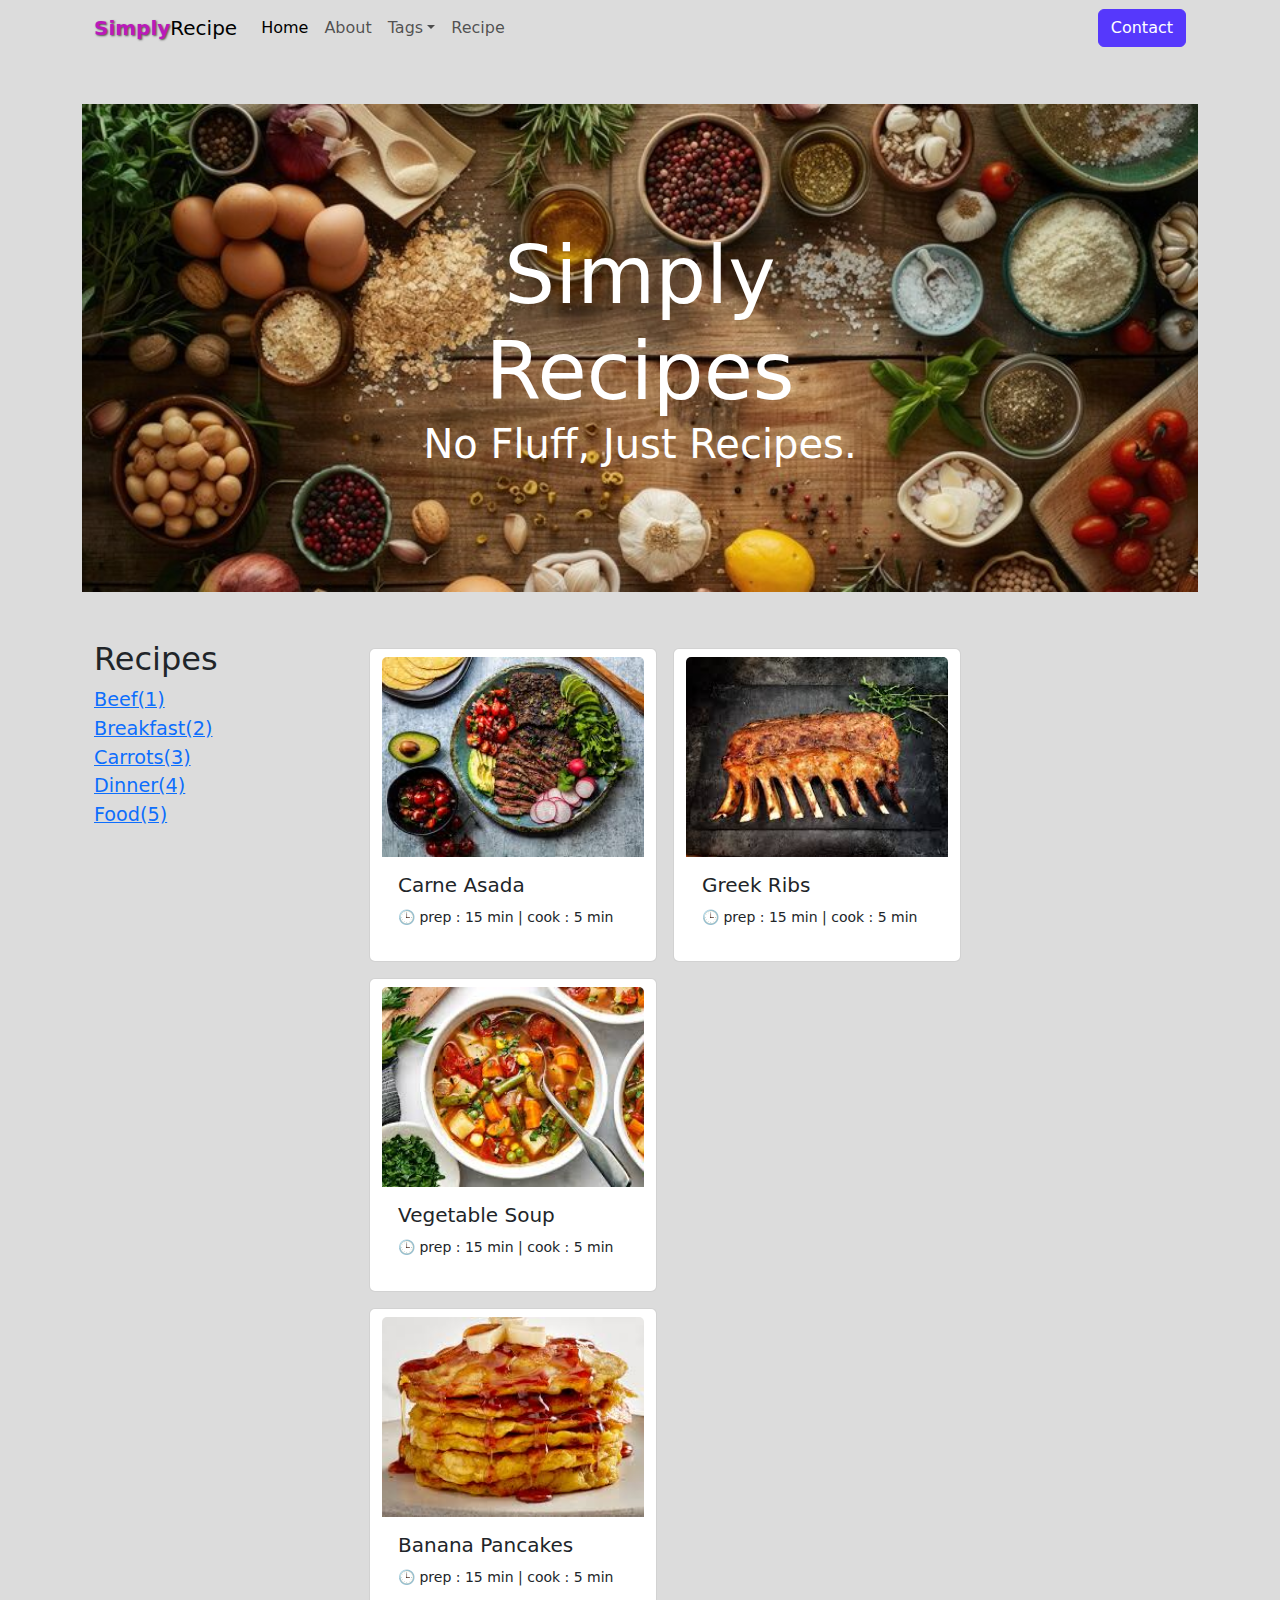
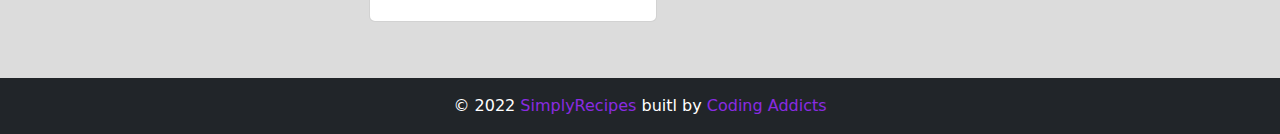
<file: index.html>
<!DOCTYPE html>
<html lang="en">

<head>
    <meta charset="UTF-8">
    <meta name="viewport" content="width=device-width, initial-scale=1.0">
    <title>SimplyRecipes</title>
    <link href="https://cdn.jsdelivr.net/npm/bootstrap@5.3.3/dist/css/bootstrap.min.css" rel="stylesheet"
        integrity="sha384-QWTKZyjpPEjISv5WaRU9OFeRpok6YctnYmDr5pNlyT2bRjXh0JMhjY6hW+ALEwIH" crossorigin="anonymous">
    <script src="https://cdn.jsdelivr.net/npm/bootstrap@5.3.3/dist/js/bootstrap.bundle.min.js"
        integrity="sha384-YvpcrYf0tY3lHB60NNkmXc5s9fDVZLESaAA55NDzOxhy9GkcIdslK1eN7N6jIeHz"
        crossorigin="anonymous"></script>
    <link rel="stylesheet" href="https://cdn.jsdelivr.net/npm/bootstrap-icons@1.11.3/font/bootstrap-icons.min.css">
    <link rel="stylesheet" href="styless.css">
</head>

<body>
    <div class="container">
        <header>
            <nav class="navbar navbar-expand-lg bg-body-tertiary">
                <div class="container-fluid mb-5">
                    <a class="navbar-brand" href="#"><span id="span-purple">Simply</span>Recipe</a>
                    <button class="navbar-toggler" type="button" data-bs-toggle="collapse"
                        data-bs-target="#navbarSupportedContent" aria-controls="navbarSupportedContent"
                        aria-expanded="false" aria-label="Toggle navigation">
                        <span class="navbar-toggler-icon"></span>
                    </button>
                    <div class="collapse navbar-collapse" id="navbarSupportedContent">
                        <ul class="navbar-nav me-auto mb-2 mb-lg-0">
                            <li class="nav-item">
                                <a class="nav-link active" aria-current="page" href="#">Home</a>
                            </li>
                            <li class="nav-item">
                                <a class="nav-link" href="about.html">About</a>
                            </li>
                            <li class="nav-item dropdown">
                                <a class="nav-link dropdown-toggle" href="tags.html" role="button"
                                    data-bs-toggle="dropdown" aria-expanded="false">Tags</a>
                                <ul class="dropdown-menu">
                                    <li><a class="dropdown-item" href="tags.html">Beef</a></li>
                                    <li><a class="dropdown-item" href="tags.html">Breakfast</a></li>
                                    <li><a class="dropdown-item" href="tags.html">Carrots</a></li>
                                    <li><a class="dropdown-item" href="tags.html">Dinner</a></li>
                                    <li>
                                        <hr class="dropdown-divider">
                                    </li>
                                    <li><a class="dropdown-item" href="tags.html">Food</a></li>
                                </ul>
                            </li>
                            <li class="nav-item">
                                <a class="nav-link" href="recipes.html">Recipe</a>
                            </li>
                        </ul>
                        <form class="d-flex" role="button">
                            <button class="btn btn-primary"
                                style="background-color: rgb(86, 56, 252); border-color: rgb(86, 56, 252);"
                                type="submit"><a href="contact.html" class="nav-button text-decoration-none text-white"
                                    aria-disabled="true" role="button">Contact</a></button>
                        </form>
                    </div>
                </div>
            </nav>
            <div>
                <img class="img-fluid" width="100%" src="SimplyRecipes.png" alt="recipes">
                <div class="text-container">
                    <h2 class="display-1">Simply Recipes</h2>
                    <p><small class="display-6">No Fluff, Just Recipes.</small> </p>
                </div>
            </div>

        </header>

        <main>
            <div class="container">
                <div class="row">
                    <div class="col-3">
                        <ul class="navbar-nav me-auto mt-5 mb-lg-0 text-start mytext-lg">
                            <h2>Recipes</h2>
                            <li><a href="recipes.html">Beef(1)</a></li>
                            <li><a href="recipes.html">Breakfast(2)</a></li>
                            <li><a href="recipes.html">Carrots(3)</a></li>
                            <li><a href="recipes.html">Dinner(4)</a></li>
                            <li><a href="recipes.html">Food(5)</a></li>
                        </ul>
                    </div>
                    <!-- card-1 -->
                    <div class="col-9 mt-5">
                        <div class="row">
                            <div class="card m-2" style="width: 18rem;">
                                <img src="carne-asada.jpg" class="card-img-top mt-2" alt="carne-asada">
                                <div class="card-body">
                                    <p class="card-text h5">Carne Asada</p>
                                    <p><small> &#x1F552; prep : 15 min | cook : 5 min</small></p>
                                </div>
                            </div>
                            <div class="card m-2" style="width: 18rem;">
                                <img src="greek-ribs.jpg" class="card-img-top mt-2" alt="carne-asada">
                                <div class="card-body">
                                    <p class="card-text h5">Greek Ribs</p>
                                    <p><small> &#x1F552; prep : 15 min | cook : 5 min</small></p>
                                </div>
                            </div>
                            <div class="card m-2" style="width: 18rem;">
                                <img src="vegie-soup.jpg" class="card-img-top mt-2" alt="carne-asada">
                                <div class="card-body">
                                    <p class="card-text h5">Vegetable Soup</p>
                                    <p><small> &#x1F552; prep : 15 min | cook : 5 min</small></p>
                                </div>
                            </div>
                            <!-- card-1 end, 2 begin -->
                            <div class="col-md-12">
                                <div class="row">
                                    <div class="card m-2" style="width: 18rem;">
                                        <img src="banana-pancakes.jpg" class="card-img-top mt-2" alt="carne-asada">
                                        <div class="card-body">
                                            <p class="card-text h5">Banana Pancakes</p>
                                            <p><small> &#x1F552; prep : 15 min | cook : 5 min</small></p>
                                        </div>
                                    </div>
                                </div>
                            </div>
                        </div>
                    </div>

                </div>
            </div>
        </main>

    </div>
    <footer>
        <p class="text-center mt-5 mb-0 p-3 bg-dark text-white">&copy; 2022 <span id="footer-span">SimplyRecipes</span>
            buitl by <span id="footer-span">Coding Addicts</span></p>
    </footer>
</body>

</html>
</file>
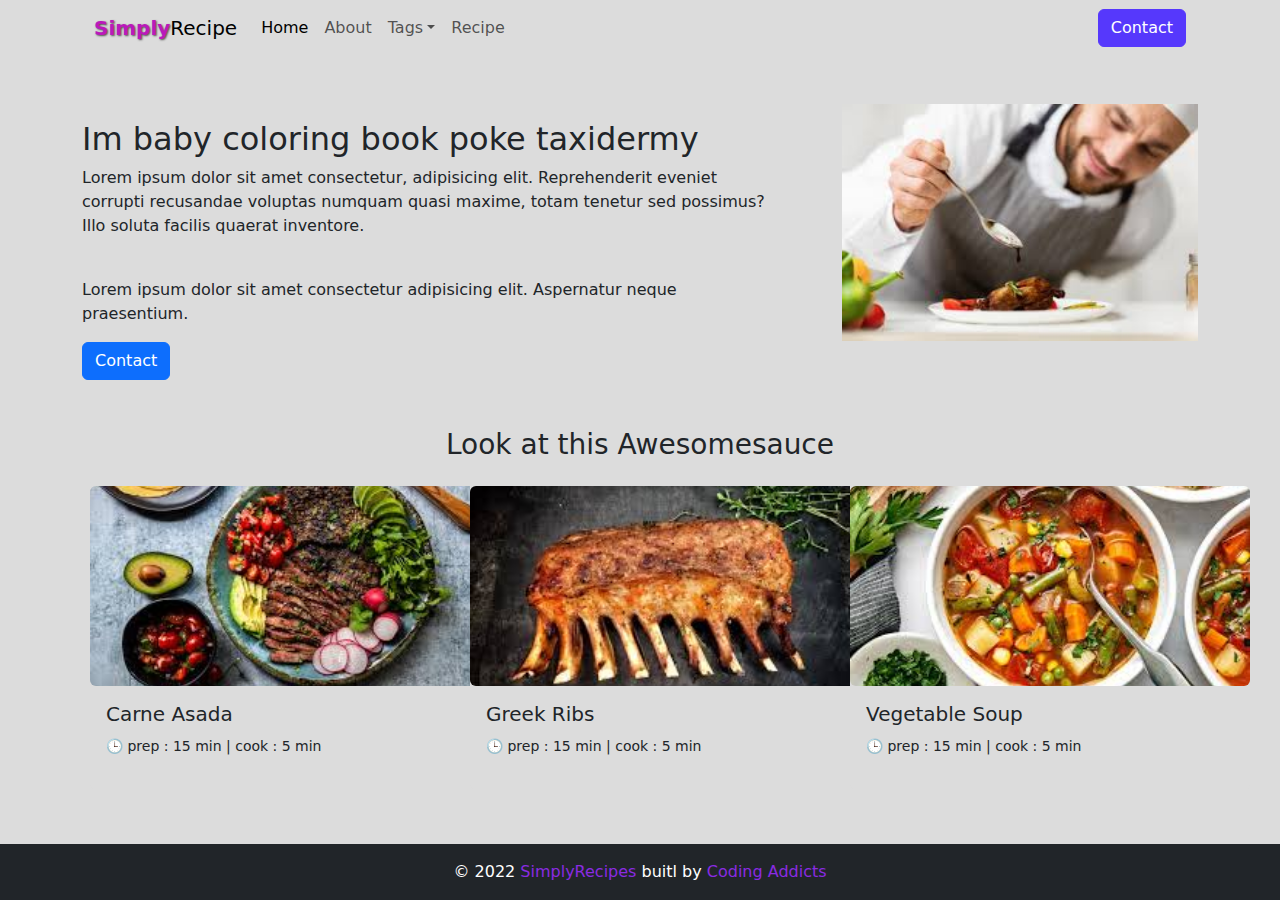
<file: about.html>
<!DOCTYPE html>
<html lang="en">

<head>
    <meta charset="UTF-8">
    <meta name="viewport" content="width=device-width, initial-scale=1.0">
    <title>About</title>
    <link href="https://cdn.jsdelivr.net/npm/bootstrap@5.3.3/dist/css/bootstrap.min.css" rel="stylesheet"
        integrity="sha384-QWTKZyjpPEjISv5WaRU9OFeRpok6YctnYmDr5pNlyT2bRjXh0JMhjY6hW+ALEwIH" crossorigin="anonymous">
    <script defer src="https://cdn.jsdelivr.net/npm/bootstrap@5.3.3/dist/js/bootstrap.bundle.min.js"
        integrity="sha384-YvpcrYf0tY3lHB60NNkmXc5s9fDVZLESaAA55NDzOxhy9GkcIdslK1eN7N6jIeHz"
        crossorigin="anonymous"></script>
    <link rel="stylesheet" href="https://cdn.jsdelivr.net/npm/bootstrap-icons@1.11.3/font/bootstrap-icons.min.css">
    <link rel="stylesheet" href="styless.css">
</head>

<body>
    <div class="container">
        <header>
            <nav class="navbar navbar-expand-lg bg-body-tertiary">
                <div class="container-fluid mb-5">
                    <a class="navbar-brand" href="#"><span id="span-purple">Simply</span>Recipe</a>
                    <button class="navbar-toggler" type="button" data-bs-toggle="collapse"
                        data-bs-target="#navbarSupportedContent" aria-controls="navbarSupportedContent"
                        aria-expanded="false" aria-label="Toggle navigation">
                        <span class="navbar-toggler-icon"></span>
                    </button>
                    <div class="collapse navbar-collapse" id="navbarSupportedContent">
                        <ul class="navbar-nav me-auto mb-2 mb-lg-0">
                            <li class="nav-item">
                                <a class="nav-link active" aria-current="page" href="index.html">Home</a>
                            </li>
                            <li class="nav-item">
                                <a class="nav-link" href="about.html">About</a>
                            </li>
                            <li class="nav-item dropdown">
                                <a class="nav-link dropdown-toggle" href="tags.html" role="button"
                                    data-bs-toggle="dropdown" aria-expanded="false">Tags</a>
                                <ul class="dropdown-menu">
                                    <li><a class="dropdown-item" href="tags.html">Beef</a></li>
                                    <li><a class="dropdown-item" href="tags.html">Breakfast</a></li>
                                    <li><a class="dropdown-item" href="tags.html">Carrots</a></li>
                                    <li><a class="dropdown-item" href="tags.html">Dinner</a></li>
                                    <li>
                                        <hr class="dropdown-divider">
                                    </li>
                                    <li><a class="dropdown-item" href="tags.html">Food</a></li>
                                </ul>
                            </li>
                            <li class="nav-item">
                                <a class="nav-link" href="#">Recipe</a>
                            </li>
                        </ul>
                        <form class="d-flex" role="button">
                            <button class="btn btn-primary"
                                style="background-color: rgb(86, 56, 252); border-color: rgb(86, 56, 252);"
                                type="submit"><a href="contact.html" class="nav-button text-decoration-none text-white"
                                    aria-disabled="true" role="button">Contact</a></button>
                        </form>
                    </div>
                </div>
            </nav>
        </header>

        <main>
            <div class="row">
                <div class="col-8 mt-3">
                    <h2 class="mb-2">Im baby coloring book poke taxidermy</h2>
                    <p class="me-5">Lorem ipsum dolor sit amet consectetur, adipisicing elit. Reprehenderit eveniet
                        corrupti recusandae voluptas numquam quasi maxime, totam tenetur sed possimus? Illo soluta
                        facilis quaerat inventore.</p><br>
                    <p class="me-5">Lorem ipsum dolor sit amet consectetur adipisicing elit. Aspernatur neque
                        praesentium.</p>
                    <a type="button" class="btn btn-primary" role="button" href="contact.html">Contact</a>
                </div>
                <div class="col-4">
                    <img src="chef-mike.jpg" alt="Beans" class="img-fluid">
                </div>
            </div>

            <!-- card-1 begin -->
            <h3 class="mt-5 text-center">Look at this Awesomesauce</h3>
            <div class="row">
                <div class="col-4">
                    <div class="card m-2 bg-body-tertiary border border-0" style="width: 25rem;">
                        <a href="single-recipe.html"><img src="carne-asada.jpg" class="card-img-top mt-2 rounded"
                                alt="carne-asada"></a>
                        <div class="card-body">
                            <p class="card-text h5">Carne Asada</p>
                            <p><small> &#x1F552; prep : 15 min | cook : 5 min</small></p>
                        </div>
                    </div>
                </div>
                <div class="col-md-4">
                    <div class="card m-2 bg-body-tertiary border border-0" style="width: 25rem;">
                        <a href="single-recipe.html"><img src="greek-ribs.jpg" class="card-img-top mt-2 rounded"
                                alt="carne-asada"></a>
                        <div class="card-body">
                            <p class="card-text h5">Greek Ribs</p>
                            <p><small> &#x1F552; prep : 15 min | cook : 5 min</small></p>
                        </div>
                    </div>
                </div>

                <div class="col-md-4">
                    <div class="card m-2 bg-body-tertiary border border-0" style="width: 25rem;">
                        <a href="single-recipe.html"><img src="vegie-soup.jpg" class="card-img-top mt-2 rounded"
                                alt="carne-asada"></a>
                        <div class="card-body">
                            <p class="card-text h5">Vegetable Soup</p>
                            <p><small> &#x1F552; prep : 15 min | cook : 5 min</small></p>
                        </div>
                    </div>
                </div>

            </div>
        </main>
    </div>
    <footer>
        <p class="text-center mt-5 mb-0 p-3 bg-dark text-white fixed-bottom">&copy; 2022 <span id="footer-span">SimplyRecipes</span>
            buitl by <span id="footer-span">Coding Addicts</span></p>
    </footer>

</body>

</html>
</file>
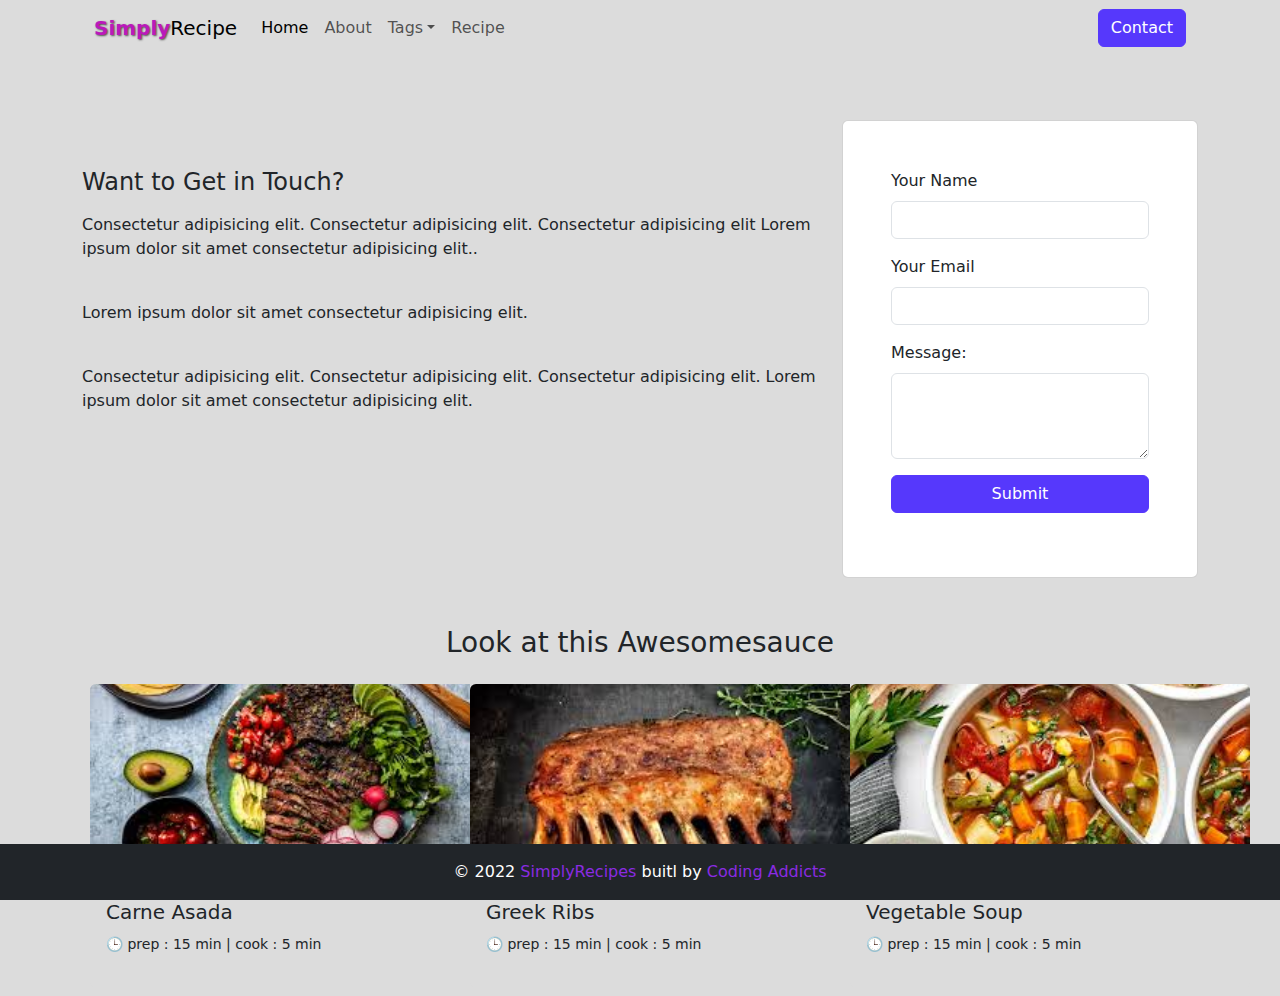
<file: contact.html>
<!doctype html>
<html lang="en">

<head>
    <meta charset="utf-8">
    <meta name="viewport" content="width=device-width, initial-scale=1">
    <title>Contact us</title>
    <link href="https://cdn.jsdelivr.net/npm/bootstrap@5.3.3/dist/css/bootstrap.min.css" rel="stylesheet"
        integrity="sha384-QWTKZyjpPEjISv5WaRU9OFeRpok6YctnYmDr5pNlyT2bRjXh0JMhjY6hW+ALEwIH" crossorigin="anonymous">
    <script src="https://cdn.jsdelivr.net/npm/bootstrap@5.3.3/dist/js/bootstrap.bundle.min.js"
        integrity="sha384-YvpcrYf0tY3lHB60NNkmXc5s9fDVZLESaAA55NDzOxhy9GkcIdslK1eN7N6jIeHz"
        crossorigin="anonymous"></script>
    <link rel="stylesheet" href="https://cdn.jsdelivr.net/npm/bootstrap-icons@1.11.3/font/bootstrap-icons.min.css">
    <link rel="stylesheet" href="contact.css">
    <link rel="stylesheet" href="styless.css">
</head>

<body>
    <div class="container">
        <header>
            <nav class="navbar navbar-expand-lg bg-body-tertiary">
                <div class="container-fluid mb-3">
                    <a class="navbar-brand" href="#"><span id="span-purple">Simply</span>Recipe</a>
                    <button class="navbar-toggler" type="button" data-bs-toggle="collapse"
                        data-bs-target="#navbarSupportedContent" aria-controls="navbarSupportedContent"
                        aria-expanded="false" aria-label="Toggle navigation">
                        <span class="navbar-toggler-icon"></span>
                    </button>
                    <div class="collapse navbar-collapse" id="navbarSupportedContent">
                        <ul class="navbar-nav me-auto mb-2 mb-lg-0">
                            <li class="nav-item">
                                <a class="nav-link active" aria-current="page" href="index.html">Home</a>
                            </li>
                            <li class="nav-item">
                                <a class="nav-link" href="about.html">About</a>
                            </li>
                            <li class="nav-item dropdown">
                                <a class="nav-link dropdown-toggle" href="tags.html" role="button"
                                    data-bs-toggle="dropdown" aria-expanded="false">Tags</a>
                                <ul class="dropdown-menu">
                                    <li><a class="dropdown-item" href="tags.html">Beef</a></li>
                                    <li><a class="dropdown-item" href="tags.html">Breakfast</a></li>
                                    <li><a class="dropdown-item" href="tags.html">Carrots</a></li>
                                    <li><a class="dropdown-item" href="tags.html">Dinner</a></li>
                                    <li>
                                        <hr class="dropdown-divider">
                                    </li>
                                    <li><a class="dropdown-item" href="tags.html">Food</a></li>
                                </ul>
                            </li>
                            <li class="nav-item">
                                <a class="nav-link" href="#">Recipe</a>
                            </li>
                        </ul>
                        <form class="d-flex" role="button">
                            <button class="btn btn-primary"
                                style="background-color: rgb(86, 56, 252); border-color: rgb(86, 56, 252);"
                                type="submit"><a href="contact.html" class="nav-button text-decoration-none text-white"
                                    aria-disabled="true" role="button">Contact</a></button>
                        </form>
                    </div>
                </div>
            </nav>
        </header>

        <Main>
            <div class="container mt-5 p-0">
                <div class="row">
                    <div class="col-md-8">
                        <h4 class="text-start mt-5 mb-3">Want to Get in Touch?</h4>
                        <p>Consectetur adipisicing elit. Consectetur adipisicing elit. Consectetur adipisicing elit
                            Lorem ipsum dolor sit amet consectetur adipisicing elit..</p><br>
                        <p>Lorem ipsum dolor sit amet consectetur adipisicing elit.</p><br>
                        <p>Consectetur adipisicing elit. Consectetur adipisicing elit. Consectetur adipisicing elit.
                            Lorem ipsum dolor sit amet consectetur adipisicing elit.</p>
                    </div>
                    <div class="col-md-4">
                        <form>
                            <div class="card">
                                <div class="card-body p-5">
                                    <div class="mb-3">
                                        <label for="name" class="form-label">Your Name</label>
                                        <input type="text" class="form-control" id="name">
                                    </div>
                                    <div class="mb-3">
                                        <label for="email" class="form-label">Your Email</label>
                                        <input type="email" class="form-control" id="email">
                                    </div>
                                    <div class="mb-3">
                                        <label for="message" class="form-label">Message:</label>
                                        <textarea class="form-control" id="message" rows="3"></textarea>
                                    </div>
                                    <div class="mb-3">
                                        <button type="submit" class="btn btn-primary w-100 button">Submit</button>
                                    </div>
                                </div>
                            </div>
                        </form>
                    </div>
                </div>

                <h3 class="mt-5 text-center">Look at this Awesomesauce</h3>
                <div class="row">
                    <div class="col-4">
                        <div class="card m-2 bg-body-tertiary border border-0" style="width: 25rem;">
                            <a href="single-recipe.html"><img src="carne-asada.jpg" class="card-img-top mt-2 rounded"
                                    alt="carne-asada"></a>
                            <div class="card-body">
                                <p class="card-text h5">Carne Asada</p>
                                <p><small> &#x1F552; prep : 15 min | cook : 5 min</small></p>
                            </div>
                        </div>
                    </div>
                    <div class="col-md-4">
                        <div class="card m-2 bg-body-tertiary border border-0" style="width: 25rem;">
                            <a href="single-recipe.html"><img src="greek-ribs.jpg" class="card-img-top mt-2 rounded"
                                    alt="carne-asada"></a>
                            <div class="card-body">
                                <p class="card-text h5">Greek Ribs</p>
                                <p><small> &#x1F552; prep : 15 min | cook : 5 min</small></p>
                            </div>
                        </div>
                    </div>

                    <div class="col-md-4">
                        <div class="card m-2 bg-body-tertiary border border-0" style="width: 25rem;">
                            <a href="single-recipe.html"><img src="vegie-soup.jpg" class="card-img-top mt-2 rounded"
                                    alt="carne-asada"></a>
                            <div class="card-body">
                                <p class="card-text h5">Vegetable Soup</p>
                                <p><small> &#x1F552; prep : 15 min | cook : 5 min</small></p>
                            </div>
                        </div>
                    </div>
                </div>
            </div>
        </Main>
        <footer>
            <p class="text-center mt-5 mb-0 p-3 bg-dark text-white fixed-bottom">&copy; 2022 <span
                    id="footer-span">SimplyRecipes</span>
                buitl by <span id="footer-span">Coding Addicts</span></p>
        </footer>
</body>

</html>
</file>
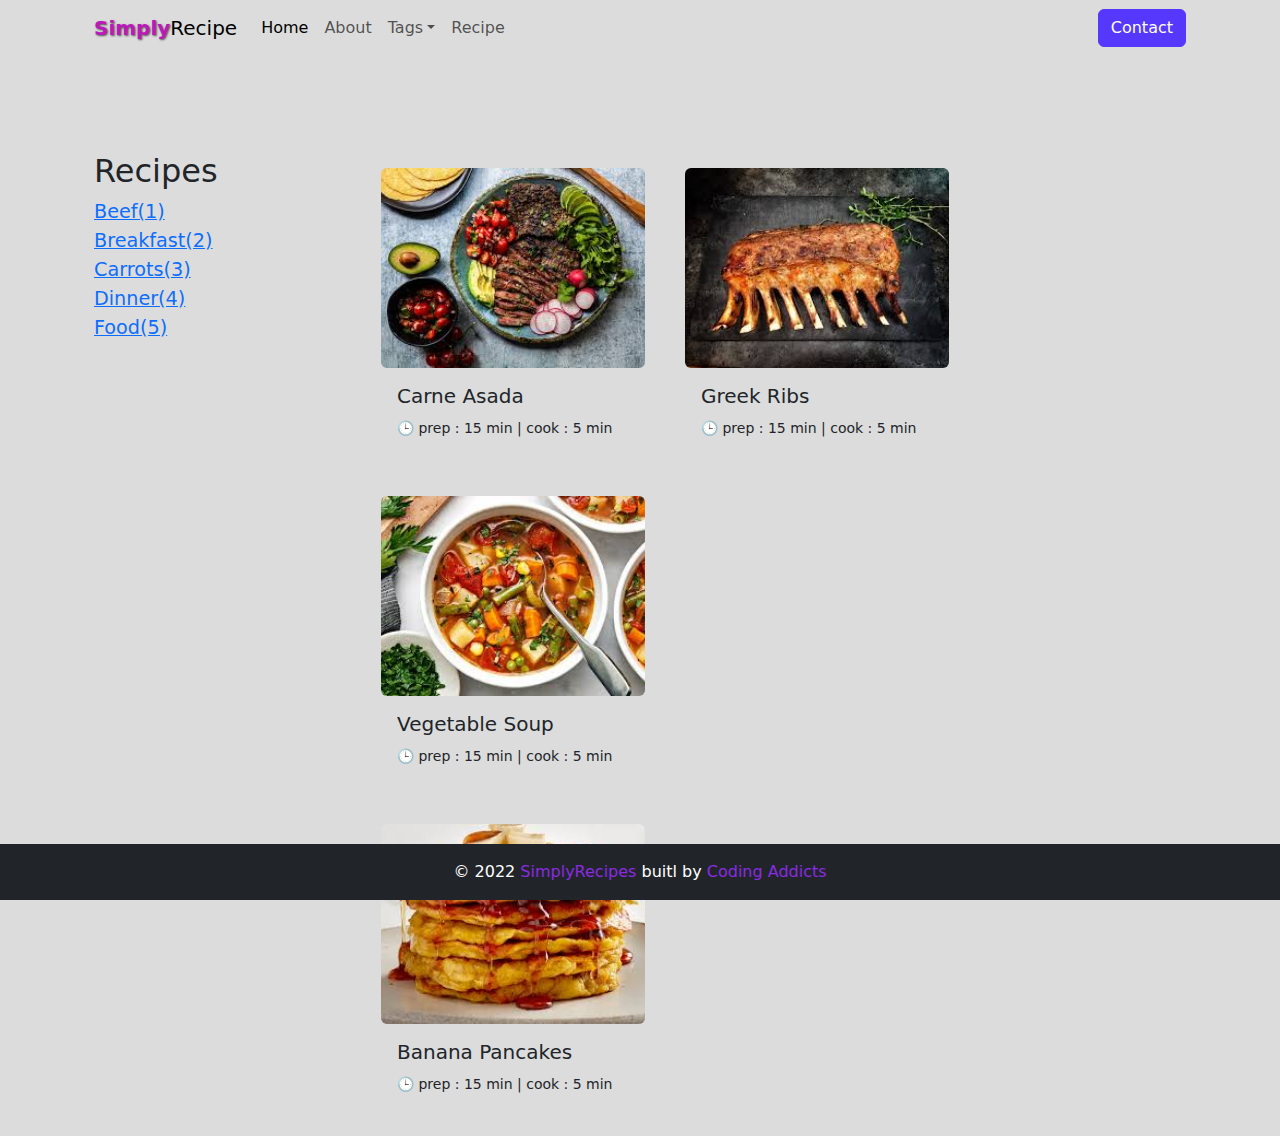
<file: recipes.html>
<!DOCTYPE html>
<html lang="en">

<head>
    <meta charset="UTF-8">
    <meta name="viewport" content="width=device-width, initial-scale=1.0">
    <title>All-recepies</title>
    <link href="https://cdn.jsdelivr.net/npm/bootstrap@5.3.3/dist/css/bootstrap.min.css" rel="stylesheet"
        integrity="sha384-QWTKZyjpPEjISv5WaRU9OFeRpok6YctnYmDr5pNlyT2bRjXh0JMhjY6hW+ALEwIH" crossorigin="anonymous">
    <script defer src="https://cdn.jsdelivr.net/npm/bootstrap@5.3.3/dist/js/bootstrap.bundle.min.js"
        integrity="sha384-YvpcrYf0tY3lHB60NNkmXc5s9fDVZLESaAA55NDzOxhy9GkcIdslK1eN7N6jIeHz"
        crossorigin="anonymous"></script>
    <link rel="stylesheet" href="https://cdn.jsdelivr.net/npm/bootstrap-icons@1.11.3/font/bootstrap-icons.min.css">
    <link rel="stylesheet" href="styless.css">
</head>

<body>
    <div class="container">
        <header>
            <nav class="navbar navbar-expand-lg bg-body-tertiary">
                <div class="container-fluid mb-5">
                    <a class="navbar-brand" href="#"><span id="span-purple">Simply</span>Recipe</a>
                    <button class="navbar-toggler" type="button" data-bs-toggle="collapse"
                        data-bs-target="#navbarSupportedContent" aria-controls="navbarSupportedContent"
                        aria-expanded="false" aria-label="Toggle navigation">
                        <span class="navbar-toggler-icon"></span>
                    </button>
                    <div class="collapse navbar-collapse" id="navbarSupportedContent">
                        <ul class="navbar-nav me-auto mb-2 mb-lg-0">
                            <li class="nav-item">
                                <a class="nav-link active" aria-current="page" href="index.html">Home</a>
                            </li>
                            <li class="nav-item">
                                <a class="nav-link" href="about.html">About</a>
                            </li>
                            <li class="nav-item dropdown">
                                <a class="nav-link dropdown-toggle" href="tags.html" role="button"
                                    data-bs-toggle="dropdown" aria-expanded="false">Tags</a>
                                <ul class="dropdown-menu">
                                    <li><a class="dropdown-item" href="tags.html">Beef</a></li>
                                    <li><a class="dropdown-item" href="tags.html">Breakfast</a></li>
                                    <li><a class="dropdown-item" href="tags.html">Carrots</a></li>
                                    <li><a class="dropdown-item" href="tags.html">Dinner</a></li>
                                    <li>
                                        <hr class="dropdown-divider">
                                    </li>
                                    <li><a class="dropdown-item" href="tags.html">Food</a></li>
                                </ul>
                            </li>
                            <li class="nav-item">
                                <a class="nav-link" href="#">Recipe</a>
                            </li>
                        </ul>
                        <form class="d-flex" role="button">
                            <button class="btn btn-primary"
                                style="background-color: rgb(86, 56, 252); border-color: rgb(86, 56, 252);"
                                type="submit"><a href="contact.html" class="nav-button text-decoration-none text-white"
                                    aria-disabled="true" role="button">Contact</a></button>
                        </form>
                    </div>
                </div>
            </nav>
        </header>
        <main>
            <div class="container">
                <div class="row">
                    <div class="col-3">
                        <ul class="navbar-nav me-auto mt-5 mb-lg-0 text-start mytext-lg">
                            <h2>Recipes</h2>
                            <li><a href="recipes.html">Beef(1)</a></li>
                            <li><a href="recipes.html">Breakfast(2)</a></li>
                            <li><a href="recipes.html">Carrots(3)</a></li>
                            <li><a href="recipes.html">Dinner(4)</a></li>
                            <li><a href="recipes.html">Food(5)</a></li>
                        </ul>
                    </div>
                    <!-- card-1 -->
                    <div class="col-9 mt-5">
                        <div class="row">

                            <div class="card m-2 bg-body-tertiary border border-0" style="width: 18rem;">
                                <a href="single-recipe.html"><img src="carne-asada.jpg"
                                        class="card-img-top mt-2 rounded" alt="carne-asada"></a>
                                <div class="card-body">
                                    <p class="card-text h5">Carne Asada</p>
                                    <p><small> &#x1F552; prep : 15 min | cook : 5 min</small></p>
                                </div>
                            </div>

                            <div class="card m-2 bg-body-tertiary border border-0" style="width: 18rem;">
                                <a href="single-recipe.html"><img src="greek-ribs.jpg" class="card-img-top mt-2 rounded"
                                        alt="carne-asada"></a>
                                <div class="card-body">
                                    <p class="card-text h5">Greek Ribs</p>
                                    <p><small> &#x1F552; prep : 15 min | cook : 5 min</small></p>
                                </div>
                            </div>

                            <div class="card m-2 bg-body-tertiary border border-0" style="width: 18rem;">
                                <a href="single-recipe.html"><img src="vegie-soup.jpg" class="card-img-top mt-2 rounded"
                                        alt="carne-asada"></a>
                                <div class="card-body">
                                    <p class="card-text h5">Vegetable Soup</p>
                                    <p><small> &#x1F552; prep : 15 min | cook : 5 min</small></p>
                                </div>
                            </div>
                            <!-- card-1 end, 2 begin -->
                            <div class="col-md-12">
                                <div class="row">

                                    <div class="card m-2 bg-body-tertiary border border-0" style="width: 18rem;">
                                        <a href="single-recipe.html"><img src="banana-pancakes.jpg"
                                                class="card-img-top mt-2 rounded" alt="carne-asada"></a>
                                        <div class="card-body">
                                            <p class="card-text h5">Banana Pancakes</p>
                                            <p><small> &#x1F552; prep : 15 min | cook : 5 min</small></p>
                                        </div>
                                    </div>
                                </div>
                            </div>
                        </div>
                    </div>

                </div>
            </div>
        </main>

    </div>
    <footer>
        <p class="text-center mt-5 mb-0 p-3 bg-dark text-white fixed-bottom">&copy; 2022 <span id="footer-span">SimplyRecipes</span>
            buitl by <span id="footer-span">Coding Addicts</span></p>
    </footer>
</body>

</html>
</file>
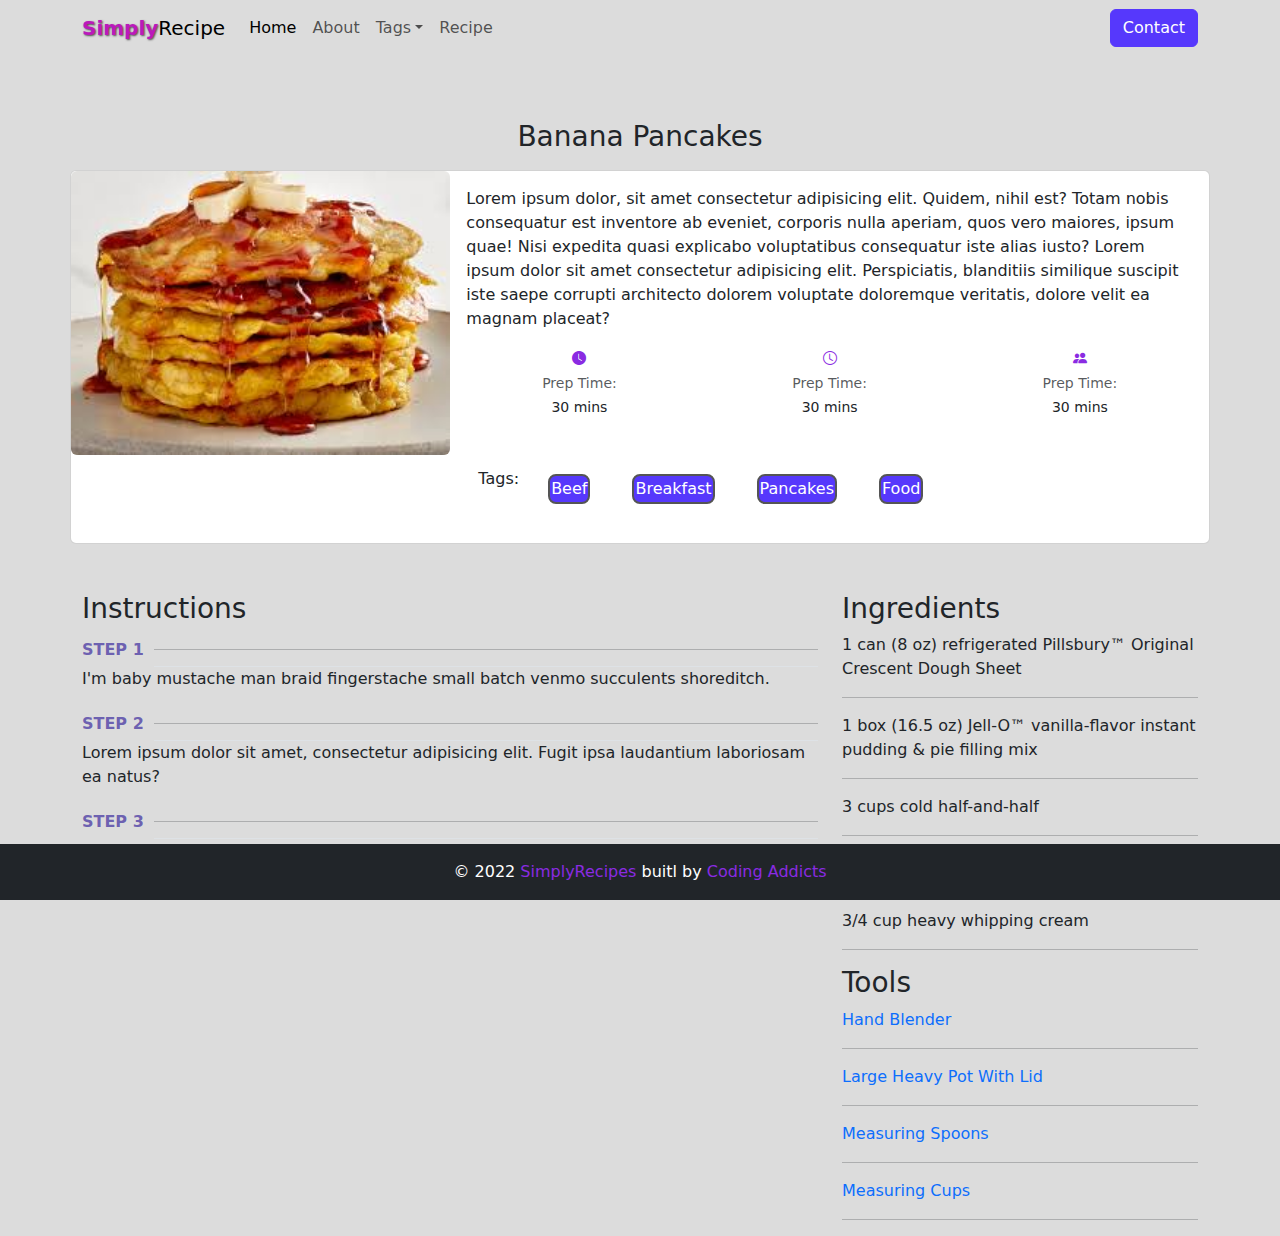
<file: single-recipe.html>
<!doctype html>
<html lang="en">

<head>
    <meta charset="utf-8">
    <meta name="viewport" content="width=device-width, initial-scale=1">
    <title>Banana Pancakes</title>
    <link href="https://cdn.jsdelivr.net/npm/bootstrap@5.3.3/dist/css/bootstrap.min.css" rel="stylesheet"
        integrity="sha384-QWTKZyjpPEjISv5WaRU9OFeRpok6YctnYmDr5pNlyT2bRjXh0JMhjY6hW+ALEwIH" crossorigin="anonymous">
    <script src="https://cdn.jsdelivr.net/npm/bootstrap@5.3.3/dist/js/bootstrap.bundle.min.js"
        integrity="sha384-YvpcrYf0tY3lHB60NNkmXc5s9fDVZLESaAA55NDzOxhy9GkcIdslK1eN7N6jIeHz"
        crossorigin="anonymous"></script>
    <link rel="stylesheet" href="https://cdn.jsdelivr.net/npm/bootstrap-icons@1.11.3/font/bootstrap-icons.min.css">
    <link rel="stylesheet" href="styless.css">
    <link rel="stylesheet" href="single-recipe.css">
</head>

<body>
    <div class="container p-0">
        <header>
            <nav class="navbar navbar-expand-lg bg-body-tertiary">
                <div class="container-fluid mb-3">
                    <a class="navbar-brand" href="#"><span id="span-purple">Simply</span>Recipe</a>
                    <button class="navbar-toggler" type="button" data-bs-toggle="collapse"
                        data-bs-target="#navbarSupportedContent" aria-controls="navbarSupportedContent"
                        aria-expanded="false" aria-label="Toggle navigation">
                        <span class="navbar-toggler-icon"></span>
                    </button>
                    <div class="collapse navbar-collapse" id="navbarSupportedContent">
                        <ul class="navbar-nav me-auto mb-2 mb-lg-0">
                            <li class="nav-item">
                                <a class="nav-link active" aria-current="page" href="index.html">Home</a>
                            </li>
                            <li class="nav-item">
                                <a class="nav-link" href="about.html">About</a>
                            </li>
                            <li class="nav-item dropdown">
                                <a class="nav-link dropdown-toggle" href="tags.html" role="button"
                                    data-bs-toggle="dropdown" aria-expanded="false">Tags</a>
                                <ul class="dropdown-menu">
                                    <li><a class="dropdown-item" href="tags.html">Beef</a></li>
                                    <li><a class="dropdown-item" href="tags.html">Breakfast</a></li>
                                    <li><a class="dropdown-item" href="tags.html">Carrots</a></li>
                                    <li><a class="dropdown-item" href="tags.html">Dinner</a></li>
                                    <li>
                                        <hr class="dropdown-divider">
                                    </li>
                                    <li><a class="dropdown-item" href="tags.html">Food</a></li>
                                </ul>
                            </li>
                            <li class="nav-item">
                                <a class="nav-link" href="#">Recipe</a>
                            </li>
                        </ul>
                        <form class="d-flex" role="button">
                            <button class="btn btn-primary"
                                style="background-color: rgb(86, 56, 252); border-color: rgb(86, 56, 252);"
                                type="submit"><a href="contact.html" class="nav-button text-decoration-none text-white"
                                    aria-disabled="true" role="button">Contact</a></button>
                        </form>
                    </div>
                </div>
            </nav>
        </header>
        <main>
            <h3 class="mt-5 text-center">Banana Pancakes</h3>
            <div class="card mb-3 mt-3" style="width: 100%; margin: 0 auto" height="100%">
                <div class="row g-0">
                    <div class="col-md-4">
                       <a href="tags.html"><img src="banana-pancakes.jpg" class="img-fluid rounded m-0 w-100" alt="banana-pancakes"></a>
                    </div>
                    <div class="col-md-8">
                        <div class="card-body">
                            <p class="card-text">Lorem ipsum dolor, sit amet consectetur adipisicing elit. Quidem, nihil
                                est? Totam nobis consequatur est inventore ab eveniet, corporis nulla aperiam, quos vero
                                maiores, ipsum quae! Nisi expedita quasi explicabo voluptatibus consequatur iste alias
                                iusto? Lorem ipsum dolor sit amet consectetur adipisicing elit. Perspiciatis, blanditiis
                                similique suscipit iste saepe corrupti architecto dolorem voluptate doloremque
                                veritatis, dolore velit ea magnam placeat?</p>
                            <div class="row">
                                <div class="col-md-4">
                                    <p class="card-text text-center"><small class="text-body-secondary"><i
                                                class="bi bi-clock-fill" style="color:blueviolet"></i>
                                            <br> Prep Time:</small><br><small>30 mins</small>
                                    </p>
                                </div>
                                <div class="col-md-4">
                                    <p class="card-text text-center"><small class="text-body-secondary"><i
                                                class="bi bi-clock" style="color:blueviolet"></i>
                                            <br> Prep Time:</small><br><small>30 mins</small>
                                    </p>
                                </div>
                                <div class="col-md-4">
                                    <p class="card-text text-center"><small class="text-body-secondary"><i
                                                class="bi bi-people-fill" style="color:blueviolet"></i>
                                            <br> Prep Time:</small><br><small>30 mins</small>
                                    </p>
                                </div>
                            </div>
                        </div>
                        <div class="row">
                            <div class="col-md-12 d-flex m-3 p-3">
                                <span class="ms-2 me-2">Tags:</span>
                                <button class="btn btn-link"><a href="#" class="mybutton ms-2 me-2 text-decoration-none"
                                        type="button">Beef</a></button>
                                <button class="btn btn-link"><a href="#" class="mybutton ms-2 me-2 text-decoration-none"
                                        type="button">Breakfast</a></button>
                                <button class="btn btn-link"><a href="single-recipe.html"
                                        class="mybutton ms-2 me-2 text-decoration-none"
                                        type="button">Pancakes</a></button>
                                <button class="btn btn-link"><a href="#" class="mybutton ms-2 me-2 text-decoration-none"
                                        type="button">Food</a></button>
                            </div>
                        </div>
                    </div>
                </div>
            </div>

            <!-- Section -->

            <div class="container mt-5">
                <div class="row">
                    <div class="col-md-8">
                        <h3>Instructions</h3>
                        <div class="step-container">
                            <span class="step-title">STEP 1</span>
                            <div class="step-line"><hr></div>
                        </div>
                        <p>I'm baby mustache man braid fingerstache small batch venmo succulents shoreditch.</p>
                        <div class="step-container">
                            <span class="step-title">STEP 2</span>
                            <div class="step-line"><hr></div>
                        </div>
                        <p>Lorem ipsum dolor sit amet, consectetur adipisicing elit. Fugit ipsa laudantium laboriosam ea natus?</p>
                        <div class="step-container">
                            <span class="step-title">STEP 3</span>
                            <div class="step-line"><hr></div>
                        </div>
                        <p>I'm baby mustache man braid fingerstache small batch venmo succulents shoreditch.</p>
                    </div>
                    <div class="col-md-4">
                        <h3>Ingredients</h3>
                        <ul class="list-group list-group-flush list-unstyled">
                            <li>1 can (8 oz) refrigerated Pillsbury™ Original Crescent Dough Sheet</li>
                            <hr>
                            <li>1 box (16.5 oz) Jell-O™ vanilla-flavor instant pudding & pie filling mix</li>
                            <hr>
                            <li>3 cups cold half-and-half</li>
                            <hr>
                            <li>1 1/2 cups semisweet chocolate chips</li>
                            <hr>
                            <li>3/4 cup heavy whipping cream</li>
                            <hr>
                        </ul>
                        
                        <h3>Tools</h3>
                        <ul class="list-group list-group-flush list-unstyled">
                            <li><a href="#" class="text-decoration-none">Hand Blender</a></li>
                            <hr>
                            <li><a href="#" class="text-decoration-none">Large Heavy Pot With Lid</a></li>
                            <hr>
                            <li><a href="#" class="text-decoration-none">Measuring Spoons</a></li>
                            <hr>
                            <li><a href="#" class="text-decoration-none">Measuring Cups</a></li>
                            <hr>
                        </ul>
                    </div>
                </div>
            </div>
        </main>
    </div>
        <!-- Footer -->
        <footer>
            <p class="text-center mt-5 mb-0 p-3 bg-dark text-white fixed-bottom">&copy; 2022 <span id="footer-span">SimplyRecipes</span>
                buitl by <span id="footer-span">Coding Addicts</span></p>
        </footer>   
</body>

</html>
</file>
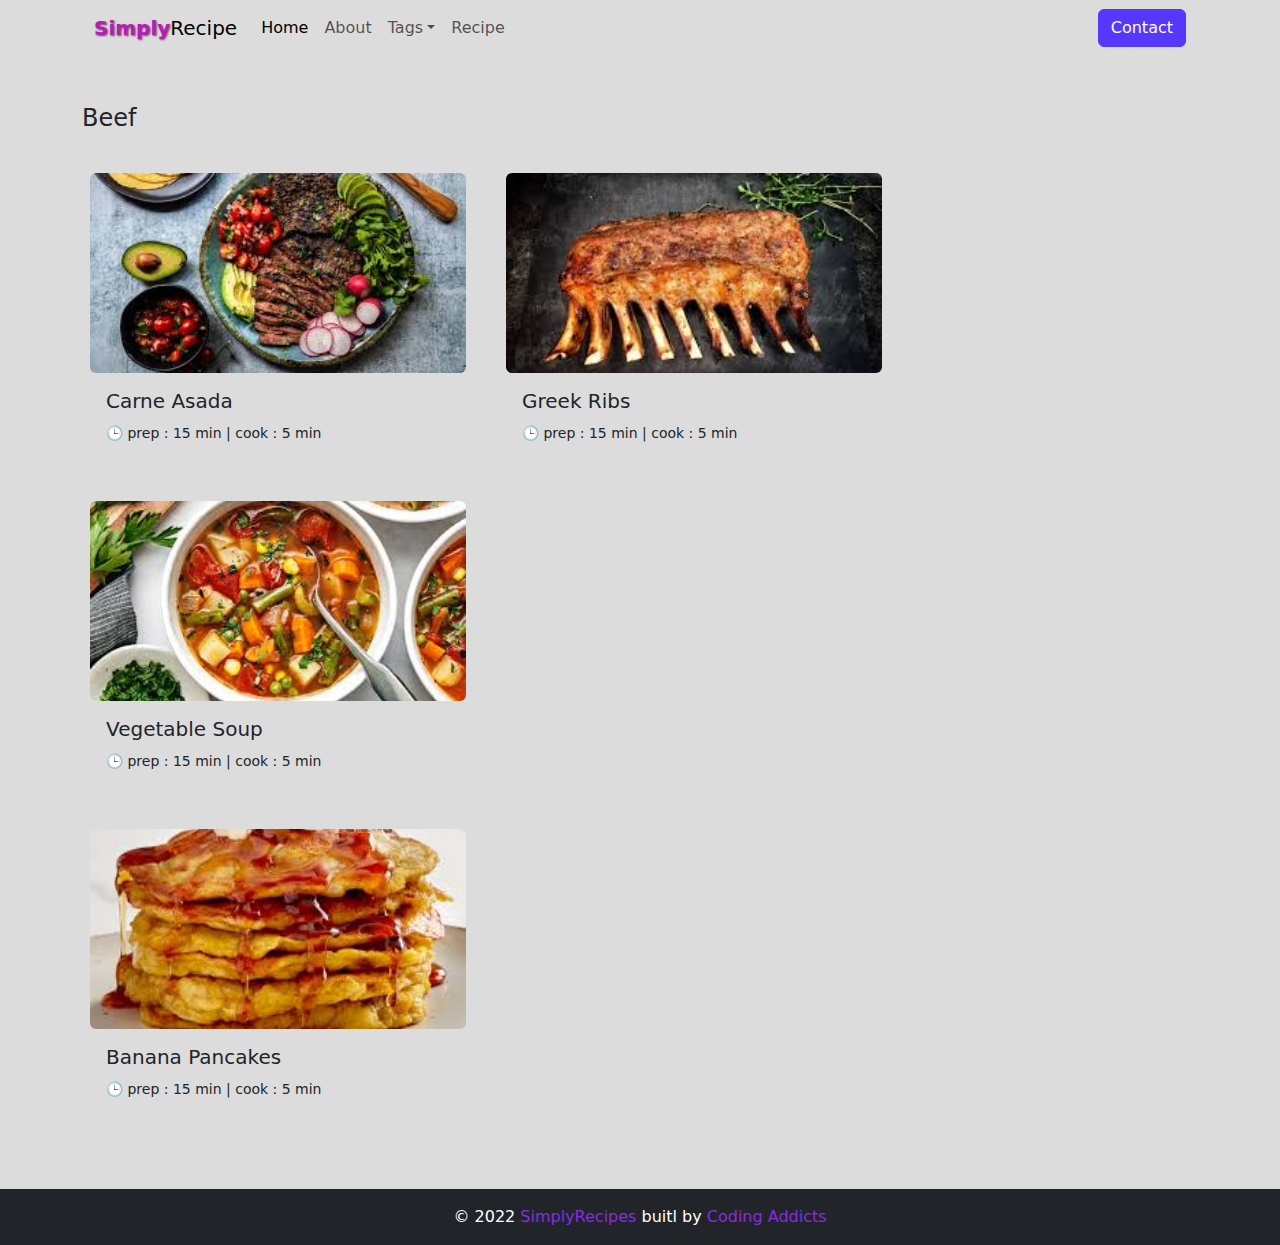
<file: tag-template.html>
<!DOCTYPE html>
<html lang="en">

<head>
    <meta charset="UTF-8">
    <meta name="viewport" content="width=device-width, initial-scale=1.0">
    <title>Tags-Template</title>
    <link href="https://cdn.jsdelivr.net/npm/bootstrap@5.3.3/dist/css/bootstrap.min.css" rel="stylesheet"
        integrity="sha384-QWTKZyjpPEjISv5WaRU9OFeRpok6YctnYmDr5pNlyT2bRjXh0JMhjY6hW+ALEwIH" crossorigin="anonymous">
    <script defer src="https://cdn.jsdelivr.net/npm/bootstrap@5.3.3/dist/js/bootstrap.bundle.min.js"
        integrity="sha384-YvpcrYf0tY3lHB60NNkmXc5s9fDVZLESaAA55NDzOxhy9GkcIdslK1eN7N6jIeHz"
        crossorigin="anonymous"></script>
    <link rel="stylesheet" href="https://cdn.jsdelivr.net/npm/bootstrap-icons@1.11.3/font/bootstrap-icons.min.css">
    <link rel="stylesheet" href="styless.css">
</head>

<body>
    <div class="container">
        <header>
            <nav class="navbar navbar-expand-lg bg-body-tertiary">
                <div class="container-fluid mb-5">
                    <a class="navbar-brand" href="#"><span id="span-purple">Simply</span>Recipe</a>
                    <button class="navbar-toggler" type="button" data-bs-toggle="collapse"
                        data-bs-target="#navbarSupportedContent" aria-controls="navbarSupportedContent"
                        aria-expanded="false" aria-label="Toggle navigation">
                        <span class="navbar-toggler-icon"></span>
                    </button>
                    <div class="collapse navbar-collapse" id="navbarSupportedContent">
                        <ul class="navbar-nav me-auto mb-2 mb-lg-0">
                            <li class="nav-item">
                                <a class="nav-link active" aria-current="page" href="index.html">Home</a>
                            </li>
                            <li class="nav-item">
                                <a class="nav-link" href="about.html">About</a>
                            </li>
                            <li class="nav-item dropdown">
                                <a class="nav-link dropdown-toggle" href="tags.html" role="button"
                                    data-bs-toggle="dropdown" aria-expanded="false">Tags</a>
                                <ul class="dropdown-menu">
                                    <li><a class="dropdown-item" href="tags.html">Beef</a></li>
                                    <li><a class="dropdown-item" href="tags.html">Breakfast</a></li>
                                    <li><a class="dropdown-item" href="tags.html">Carrots</a></li>
                                    <li><a class="dropdown-item" href="tags.html">Dinner</a></li>
                                    <li>
                                        <hr class="dropdown-divider">
                                    </li>
                                    <li><a class="dropdown-item" href="tags.html">Food</a></li>
                                </ul>
                            </li>
                            <li class="nav-item">
                                <a class="nav-link" href="#">Recipe</a>
                            </li>
                        </ul>
                        <form class="d-flex" role="button">
                            <button class="btn btn-primary"
                                style="background-color: rgb(86, 56, 252); border-color: rgb(86, 56, 252);"
                                type="submit"><a href="contact.html" class="nav-button text-decoration-none text-white"
                                    aria-disabled="true" role="button">Contact</a></button>
                        </form>
                    </div>
                </div>
            </nav>
        </header>
    </div>
    <main>
        <!-- tags -->

        <div class="container">
            <h4>Beef</h4>
            <div class="row">
                <!-- card-1 -->
                <div class="col-12 mt-3">
                    <div class="row">
                        <div class="card m-2 bg-body-tertiary border border-0" style="width: 25rem;">
                            <a href="single-recipe.html"><img src="carne-asada.jpg" class="card-img-top mt-2 rounded" alt="carne-asada"></a>
                            <div class="card-body">
                                <p class="card-text h5">Carne Asada</p>
                                <p><small> &#x1F552; prep : 15 min | cook : 5 min</small></p>
                            </div>
                        </div>
                        <div class="card m-2 bg-body-tertiary border border-0" style="width: 25rem;">
                            <a href="single-recipe.html"><img src="greek-ribs.jpg" class="card-img-top mt-2 rounded" alt="carne-asada"></a>
                            <div class="card-body">
                                <p class="card-text h5">Greek Ribs</p>
                                <p><small> &#x1F552; prep : 15 min | cook : 5 min</small></p>
                            </div>
                        </div>
                        <div class="card m-2 bg-body-tertiary border border-0" style="width: 25rem;">
                            <a href="single-recipe.html"><img src="vegie-soup.jpg" class="card-img-top mt-2 rounded" alt="carne-asada"></a>
                            <div class="card-body">
                                <p class="card-text h5">Vegetable Soup</p>
                                <p><small> &#x1F552; prep : 15 min | cook : 5 min</small></p>
                            </div>
                        </div>
                        <!-- card-1 end, 2 begin -->
                        <div class="col-md-12">
                            <div class="row">
                                <div class="card m-2 bg-body-tertiary border border-0" style="width: 25rem;">
                                    <a href="single-recipe.html"><img src="banana-pancakes.jpg" class="card-img-top mt-2 rounded" alt="carne-asada"></a>
                                    <div class="card-body">
                                        <p class="card-text h5">Banana Pancakes</p>
                                        <p><small> &#x1F552; prep : 15 min | cook : 5 min</small></p>
                                    </div>
                                </div>
                            </div>
                        </div>
                    </div>
                </div>

            </div>
        </div>
    </main>


    <footer>
        <p class="text-center mt-5 mb-0 p-3 bg-dark text-white">&copy; 2022 <span id="footer-span">SimplyRecipes</span>
            buitl by <span id="footer-span">Coding Addicts</span></p>
    </footer>
</body>

</html>
</file>
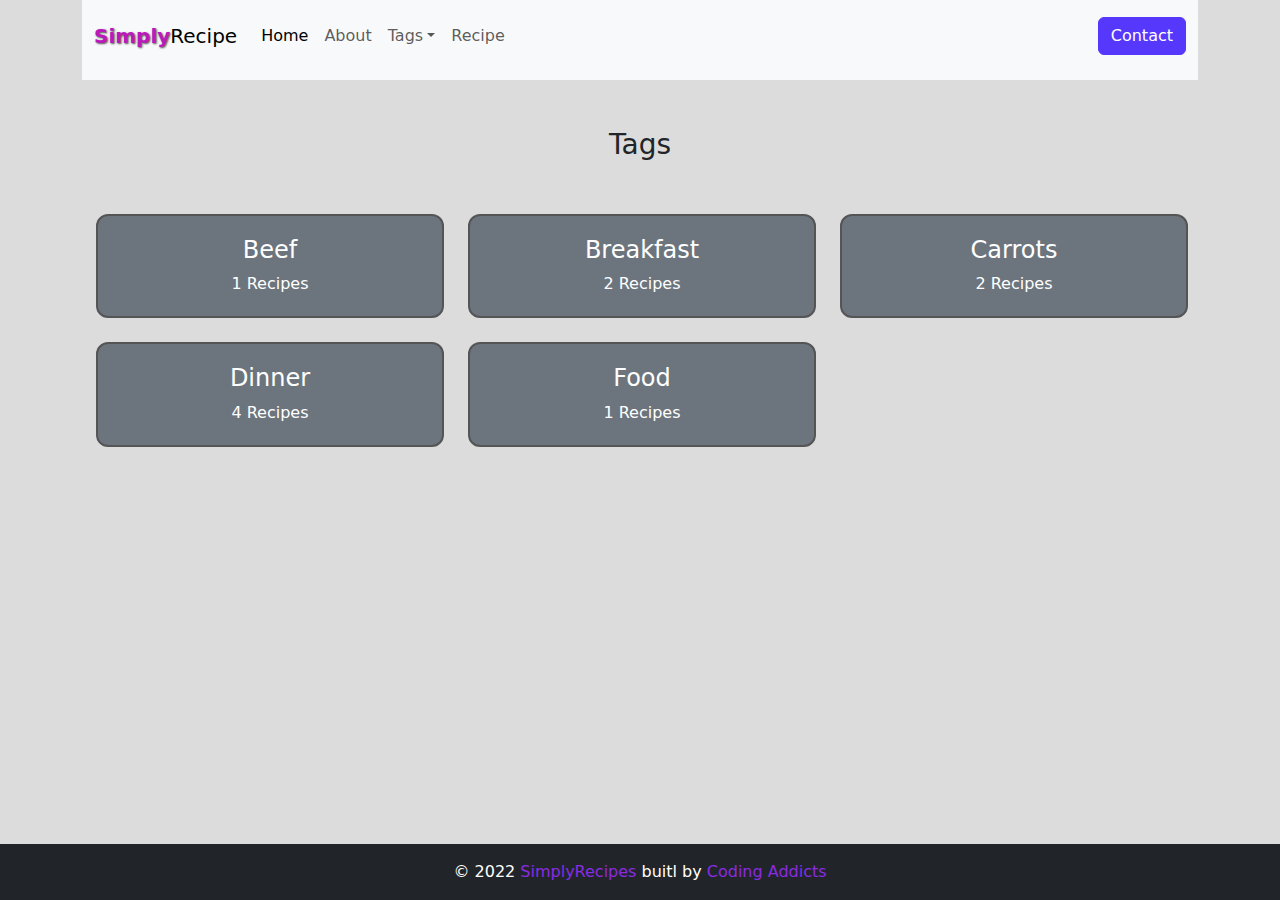
<file: tags.html>
<!doctype html>
<html lang="en">

<head>
    <meta charset="utf-8">
    <meta name="viewport" content="width=device-width, initial-scale=1">
    <title>Tags</title>
    <link href="https://cdn.jsdelivr.net/npm/bootstrap@5.3.3/dist/css/bootstrap.min.css" rel="stylesheet"
        integrity="sha384-QWTKZyjpPEjISv5WaRU9OFeRpok6YctnYmDr5pNlyT2bRjXh0JMhjY6hW+ALEwIH" crossorigin="anonymous">
    <script src="https://cdn.jsdelivr.net/npm/bootstrap@5.3.3/dist/js/bootstrap.bundle.min.js"
        integrity="sha384-YvpcrYf0tY3lHB60NNkmXc5s9fDVZLESaAA55NDzOxhy9GkcIdslK1eN7N6jIeHz"
        crossorigin="anonymous"></script>
    <link rel="stylesheet" href="https://cdn.jsdelivr.net/npm/bootstrap-icons@1.11.3/font/bootstrap-icons.min.css">
    <link rel="stylesheet" href="tag-template.css">
</head>

<body>
    <div class="container">
        <header>
            <nav class="navbar navbar-expand-lg bg-body-tertiary">
                <div class="container-fluid mb-3 mt-2">
                    <a class="navbar-brand" href="#"><span id="span-purple">Simply</span>Recipe</a>
                    <button class="navbar-toggler" type="button" data-bs-toggle="collapse"
                        data-bs-target="#navbarSupportedContent" aria-controls="navbarSupportedContent"
                        aria-expanded="false" aria-label="Toggle navigation">
                        <span class="navbar-toggler-icon"></span>
                    </button>
                    <div class="collapse navbar-collapse" id="navbarSupportedContent">
                        <ul class="navbar-nav me-auto mb-2 mb-lg-0">
                            <li class="nav-item">
                                <a class="nav-link active" aria-current="page" href="index.html">Home</a>
                            </li>
                            <li class="nav-item">
                                <a class="nav-link" href="about.html">About</a>
                            </li>
                            <li class="nav-item dropdown">
                                <a class="nav-link dropdown-toggle" href="tags.html" role="button"
                                    data-bs-toggle="dropdown" aria-expanded="false">Tags</a>
                                <ul class="dropdown-menu">
                                    <li><a class="dropdown-item" href="tags.html">Beef</a></li>
                                    <li><a class="dropdown-item" href="tags.html">Breakfast</a></li>
                                    <li><a class="dropdown-item" href="tags.html">Carrots</a></li>
                                    <li><a class="dropdown-item" href="tags.html">Dinner</a></li>
                                    <li>
                                        <hr class="dropdown-divider">
                                    </li>
                                    <li><a class="dropdown-item" href="tags.html">Food</a></li>
                                </ul>
                            </li>
                            <li class="nav-item">
                                <a class="nav-link" href="#">Recipe</a>
                            </li>
                        </ul>
                        <form class="d-flex" role="button">
                            <button class="btn btn-primary"
                                style="background-color: rgb(86, 56, 252); border-color: rgb(86, 56, 252);"
                                type="submit"><a href="contact.html" class="nav-button text-decoration-none text-white"
                                    aria-disabled="true" role="button">Contact</a></button>
                        </form>
                    </div>
                </div>
            </nav>
        </header>
        <main>
            <div class="container">
                <div class="row">
                    <h3 class="mt-5 text-center mb-5">Tags</h3>
                    <div class="col-md-4">
                        <a href="tag-template.html"><button type="button" class="btn btn-secondary btn-outline-light mybutton"><h4> Beef</h4><label for="beef">1 Recipes</label></button></a>
                    </div>
                    <div class="col-md-4">
                        <a href="tag-template.html"><button type="button" class="btn btn-secondary btn-outline-light mybutton"><h4> Breakfast</h4><label for="beef">2 Recipes</label></button></a>
                    </div>
                    <div class="col-md-4">
                        <a href="tag-template.html"><button type="button" class="btn btn-secondary btn-outline-light mybutton"><h4> Carrots</h4><label for="beef">2 Recipes</label></button></a>
                    </div>
                    <div class="col-md-4">
                        <a href="tag-template.html"><button type="button" class="btn btn-secondary btn-outline-light mybutton"><h4> Dinner</h4><label for="beef">4 Recipes</label></button></a>                    </div>
                    <div class="col-md-4">
                        <a href="tag-template.html"><button type="button" class="btn btn-secondary btn-outline-light mybutton"><h4> Food</h4><label for="beef">1 Recipes</label></button></a>                    </div>
                </div>

            </div>
        </main>

    </div>
    <footer>
        <p class="text-center mt-5 mb-0 p-3 bg-dark text-white">&copy; 2022 <span id="footer-span">SimplyRecipes</span>
            buitl by <span id="footer-span">Coding Addicts</span></p>
    </footer>
</body>

</html>
</file>
<file: styless.css>
body {
    margin: 0;
    padding: 0;
    box-sizing: border-box;
    background-color: gainsboro;
}

#span-purple {
    color: rgb(187, 25, 187) !important;
    text-shadow: 1px 1px 2px rgb(80, 79, 79);
    font-weight: bold;
}

#footer-span {
    color: blueviolet !important;
}

.bg-body-tertiary {
    background-color: gainsboro !important;
}

div {
    position: relative;
  }
  
  img {
    width: 100%;
  }
  
  .text-container {
    position: absolute;
    top: 50%;
    left: 50%;
    transform: translate(-50%, -50%);
    text-align: center;
    color: white;
  }
  
  .text-container h2, .text-container p {
    margin: 0;
  }
  
  .card-img-top {
    width: 100%;
    height: 200px;
    object-fit: cover;
  }

  .mytext-lg {
    font-size: 1.2rem;
  }
</file>
<file: contact.css>
body {
    margin: 0;
    padding: 0;
    box-sizing: border-box;
    background-color: gainsboro;
}

#span-purple {
    color: rgb(187, 25, 187) !important;
    text-shadow: 1px 1px 2px rgb(80, 79, 79);
    font-weight: bold;
}

#footer-span {
    color: blueviolet !important;
}
.bg-body-tertiary {
    background-color: gainsboro !important;
}

.button {
    background-color: rgb(86, 56, 252) !important;
    border-color: rgb(86, 56, 252) !important;
}
</file>
<file: single-recipe.css>
body {
    margin: 0;
    padding: 0;
    box-sizing: border-box;
    background-color: gainsboro;
}

#span-purple {
    color: rgb(187, 25, 187) !important;
    text-shadow: 1px 1px 2px rgb(80, 79, 79);
    font-weight: bold;
}

#footer-span {
    color: blueviolet !important;
}

.myclock {
    color: blueviolet !important;
}

.mybutton {
    background-color: rgb(86, 56, 252);
    border-color: rgb(86, 56, 252);
    color: white;
    border: 2px solid #555555;
    padding: 1px 1px;
    text-align: center;
    text-decoration: none;
    display: inline-block;
    font-size: 16px;
    cursor: pointer;
    border-radius: 8px;
}

.mybutton a {
    color: rgb(86, 56, 252);
}

.step-container {
    display: flex;
    align-items: center;
}

.step-title {
    color: #4939a3c4;
    font-weight: bold;
    margin-right: 10px;
}

.step-line {
    flex-grow: 1;
    border-bottom: 1px solid #dee2e6;
}
</file>
<file: tag-template.css>
body {
    margin: 0;
    padding: 0;
    box-sizing: border-box;
    background-color: gainsboro;
}

#span-purple {
    color: rgb(187, 25, 187) !important;
    text-shadow: 1px 1px 2px rgb(80, 79, 79);
    font-weight: bold;
}
footer {
    position: absolute;
    bottom: 0;
    width: 100%;
}

#footer-span {
    color: blueviolet !important;
}
/* .bg-body-tertiary {
    background-color: gainsboro !important;
} */

.mybutton {
    width: 100%;
    color: white;
    border: 2px solid #555555;
    padding: 20px;
    text-align: center;
    text-decoration: none;
    display: inline-block;
    font-size: 16px;
    margin: 4px 2px;
    cursor: pointer;
    border-radius: 12px;
    margin-bottom: 20px;
}
</file>
